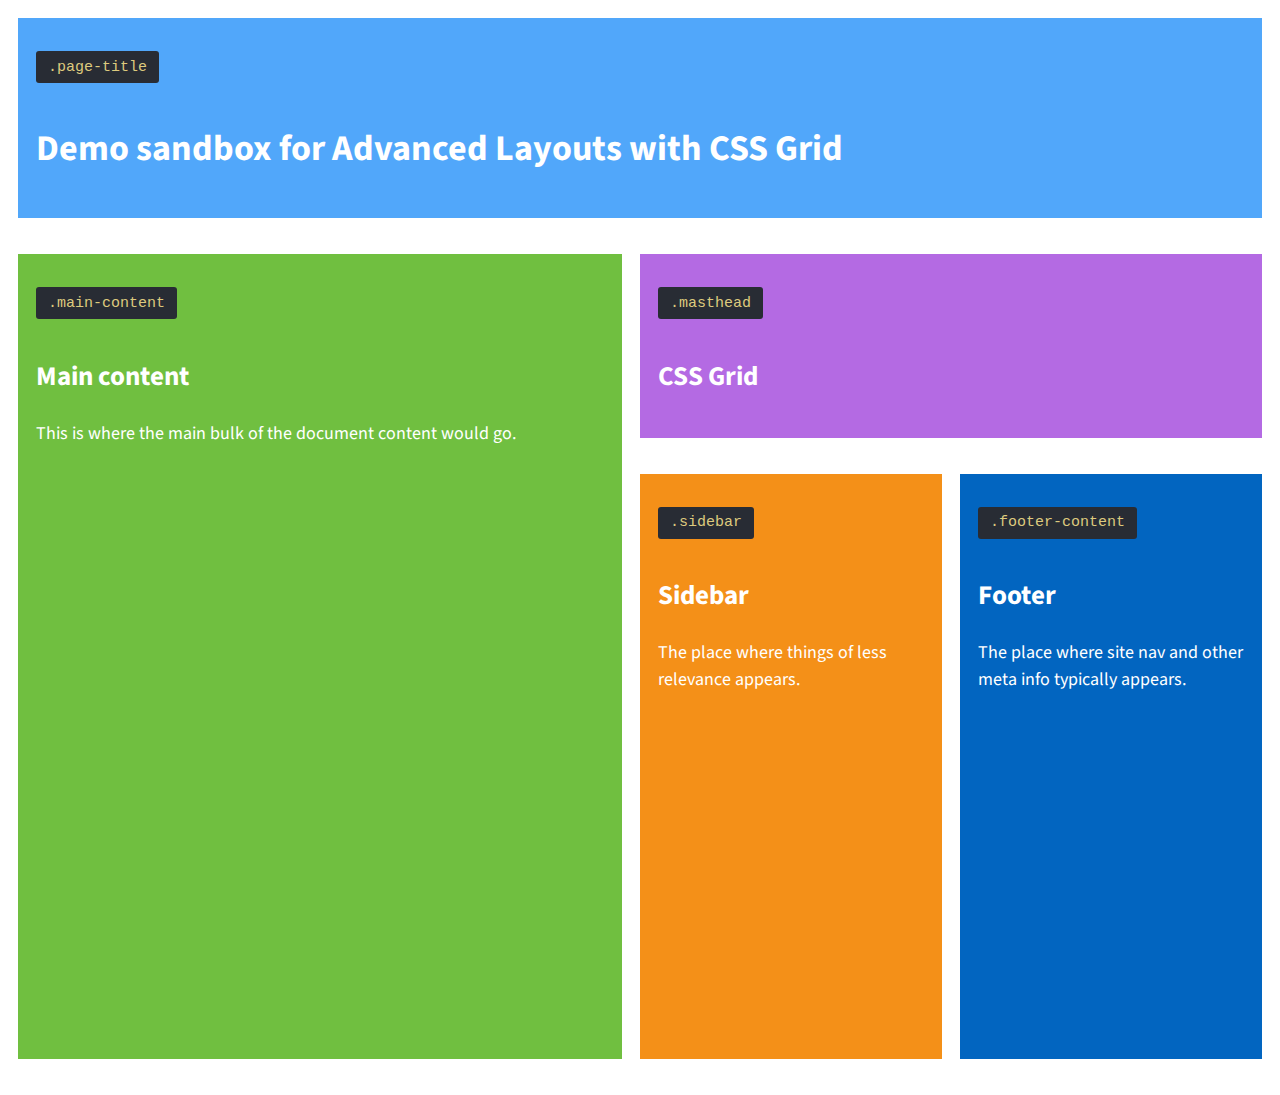
<file: css grids linkedin course/01_02/index.html>
<!DOCTYPE html>
<html lang="en-US">

<head>
    <meta charset="UTF-8">
    <meta name="viewport" content="width=device-width, initial-scale=1">
    <title>Basic Grid Demo</title>
    <link href="https://fonts.googleapis.com/css?family=PT+Serif:400,400i,700,700i|Source+Sans+Pro:400,400i,600,600i" rel="stylesheet">
    <link rel="stylesheet" href="style-main.css" type="text/css" media="all">
    <link rel="stylesheet" href="style-grid.css" type="text/css" media="all">
</head>

<body class="site">
    <a class="skip-link screen-reader-text" href="#content">Skip to content</a>

    <header class="masthead">
        <code class="identifier"><pre>.masthead</pre></code>
        <h2>CSS Grid</h2>
    </header>
    <!-- .masthead -->

    <div class="page-title">
        <code class="identifier"><pre>.page-title</pre></code>
        <h1>Demo sandbox for Advanced Layouts with CSS Grid</h1>
    </div>
    <!-- .page-title -->

    <main id="content" class="main-content">
        <code class="identifier"><pre>.main-content</pre></code>
        <h2>Main content</h2>
        <p>This is where the main bulk of the document content would go.</p>
    </main>
    <!-- #content .main-content -->

    <aside class="sidebar">
        <code class="identifier"><pre>.sidebar</pre></code>
        <h2>Sidebar</h2>
        <p>The place where things of less relevance appears.</p>
    </aside>
    <!-- .sidebar -->

    <footer class="footer-content">
        <code class="identifier"><pre>.footer-content</pre></code>
        <h2>Footer</h2>
        <p><span class="bg">The place where site nav and other meta info typically appears.</span></p>
    </footer>
    <!-- .footer-content -->

</body>

</html>
</file>
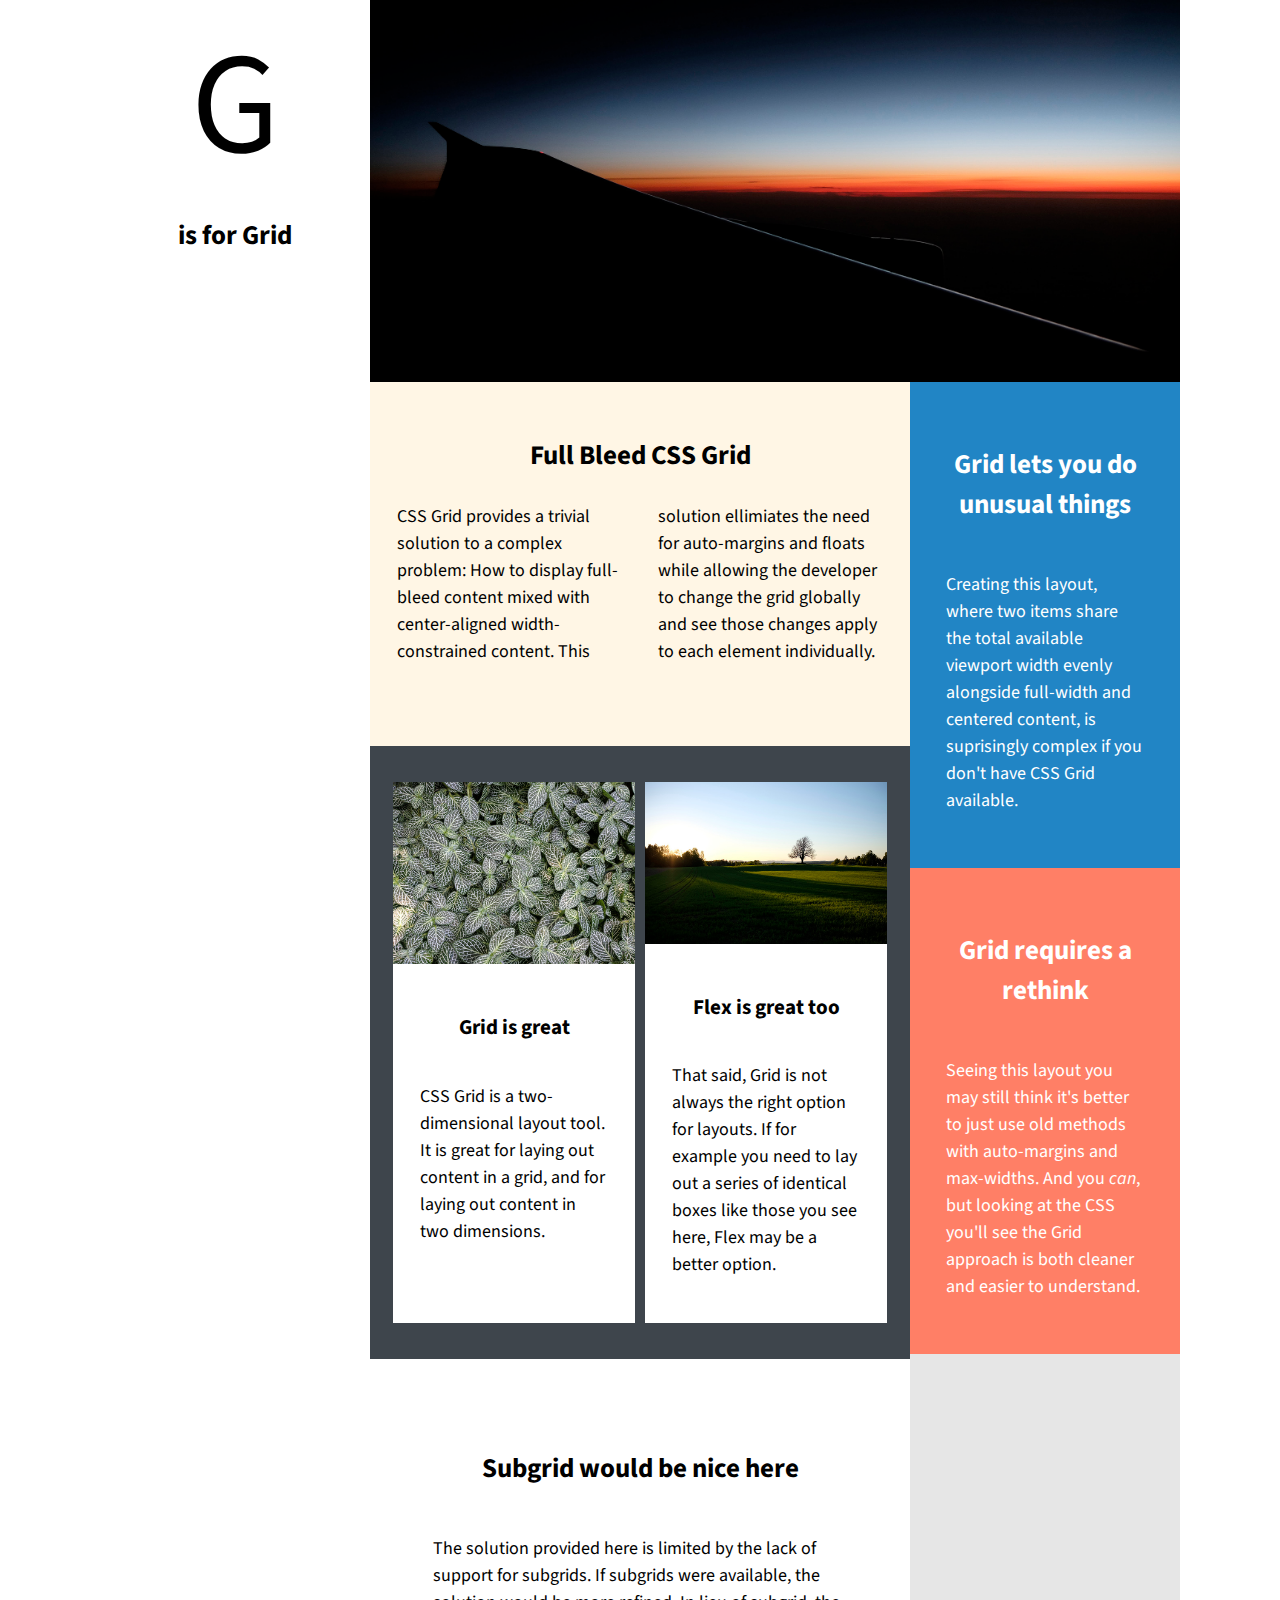
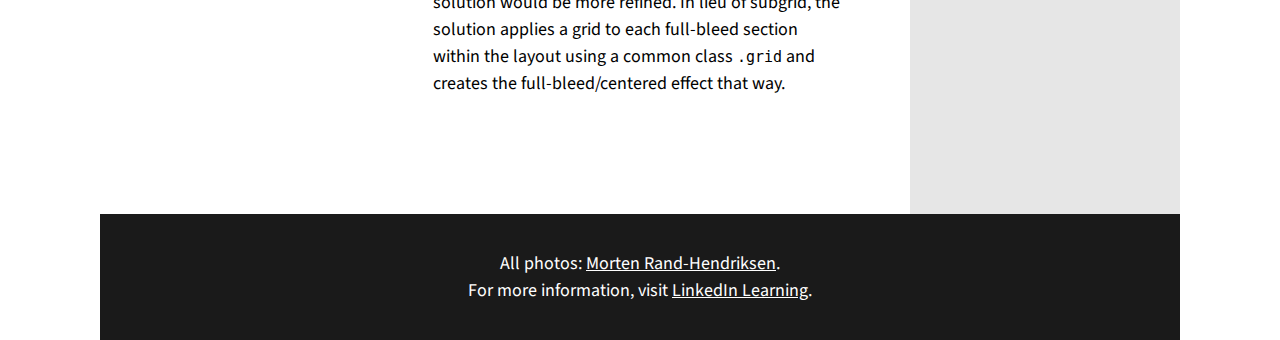
<file: css grids linkedin course/03_02(Working on it for practice)/index.html>
<!DOCTYPE html>
<html lang="en-US">

<head>
    <meta charset="UTF-8">
    <meta name="viewport" content="width=device-width, initial-scale=1">
    <title>Basic Grid Demo</title>
    <link href="https://fonts.googleapis.com/css?family=PT+Serif:400,400i,700,700i|Source+Sans+Pro:400,400i,600,600i" rel="stylesheet">
    <link rel="stylesheet" href="style-main.css" type="text/css" media="all">
</head>

<body class="site">
    <a class="skip-link screen-reader-text" href="#content">Skip to content</a>

    <header class="masthead">
        <div class="logo">G</div>
        <h2 class="site-title">is for Grid</h2>
    </header><!-- .masthead -->

    <figure class="feature">
        <img src="images/wing.jpg" alt="The sun sets behind the wing of an airliner.">
    </figure>

    <main id="content" class="main-area">
        <section class="splash">
            <div class="splash-content">
                <h2 class="content-title">Full Bleed CSS Grid</h2>
                <div class="splash-text">
                    <p>CSS Grid provides a trivial solution to a complex problem: How to display full-bleed content mixed with center-aligned width-constrained content. This solution ellimiates the need for auto-margins and floats while allowing the developer to change the grid globally and see those changes apply to each element individually.</p>
                </div><!-- .splash-text -->
            </div><!-- .splash-content -->
        </section><!-- .splash -->

        <section class="buckets">
            <ul>
                <li>
                    <img src="images/nerve.jpg" alt="The leaves of a Nerve Plant.">
                    <div class="bucket">
                        <h3 class="bucket-title">Grid is great</h3>
                        <p>CSS Grid is a two-dimensional layout tool. It is great for laying out content in a grid, and for laying out content in two dimensions.</p>
                    </div><!-- .bucket -->
                </li>
                <li>
                    <img src="images/tree.jpg" alt="A solitary tree in a field.">
                    <div class="bucket">
                        <h3 class="bucket-title">Flex is great too</h3>
                        <p>That said, Grid is not always the right option for layouts. If for example you need to lay out a series of identical boxes like those you see here, Flex may be a better option.</p>
                    </div><!-- .bucket -->
                </li>
            </ul>
        </section><!-- .buckets -->

        <section class="more">
            <div class="more-content">
                <h2 class="content-title">Subgrid would be nice here</h2>
                <p>The solution provided here is limited by the lack of support for subgrids. If subgrids were available, the solution would be more refined. In lieu of subgrid, the solution applies a grid to each full-bleed section within the layout using a common class <code>.grid</code> and creates the full-bleed/centered effect that way.<p>
            </div><!-- .more-content -->
        </section><!-- .more -->

    </main>

    <aside class="sidebar">
        <div class="twin">
            <h2 class="content-title">Grid lets you do unusual things</h2>
            <p>Creating this layout, where two items share the total available viewport width evenly alongside full-width and centered content, is suprisingly complex if you don't have CSS Grid available.</p>
        </div>
        <div class="twin">
            <h2 class="content-title">Grid requires a rethink</h2>
            <p>Seeing this layout you may still think it's better to just use old methods with auto-margins and max-widths. And you <em>can</em>, but looking at the CSS you'll see the Grid approach is both cleaner and easier to understand.</p>
        </div>
    </aside><!-- .sidebar -->

    <footer class="colophon">
		<aside>All photos: <a href="https://twitter.com/mor10" target="_blank" rel="nofollow">Morten Rand-Hendriksen</a>.</aside>
        <aside>For more information, visit <a href="https://linkedin.com/learning" target="_blank" rel="nofollow">LinkedIn Learning</a>.</aside>
    </footer>

</body>

</html>
</file>
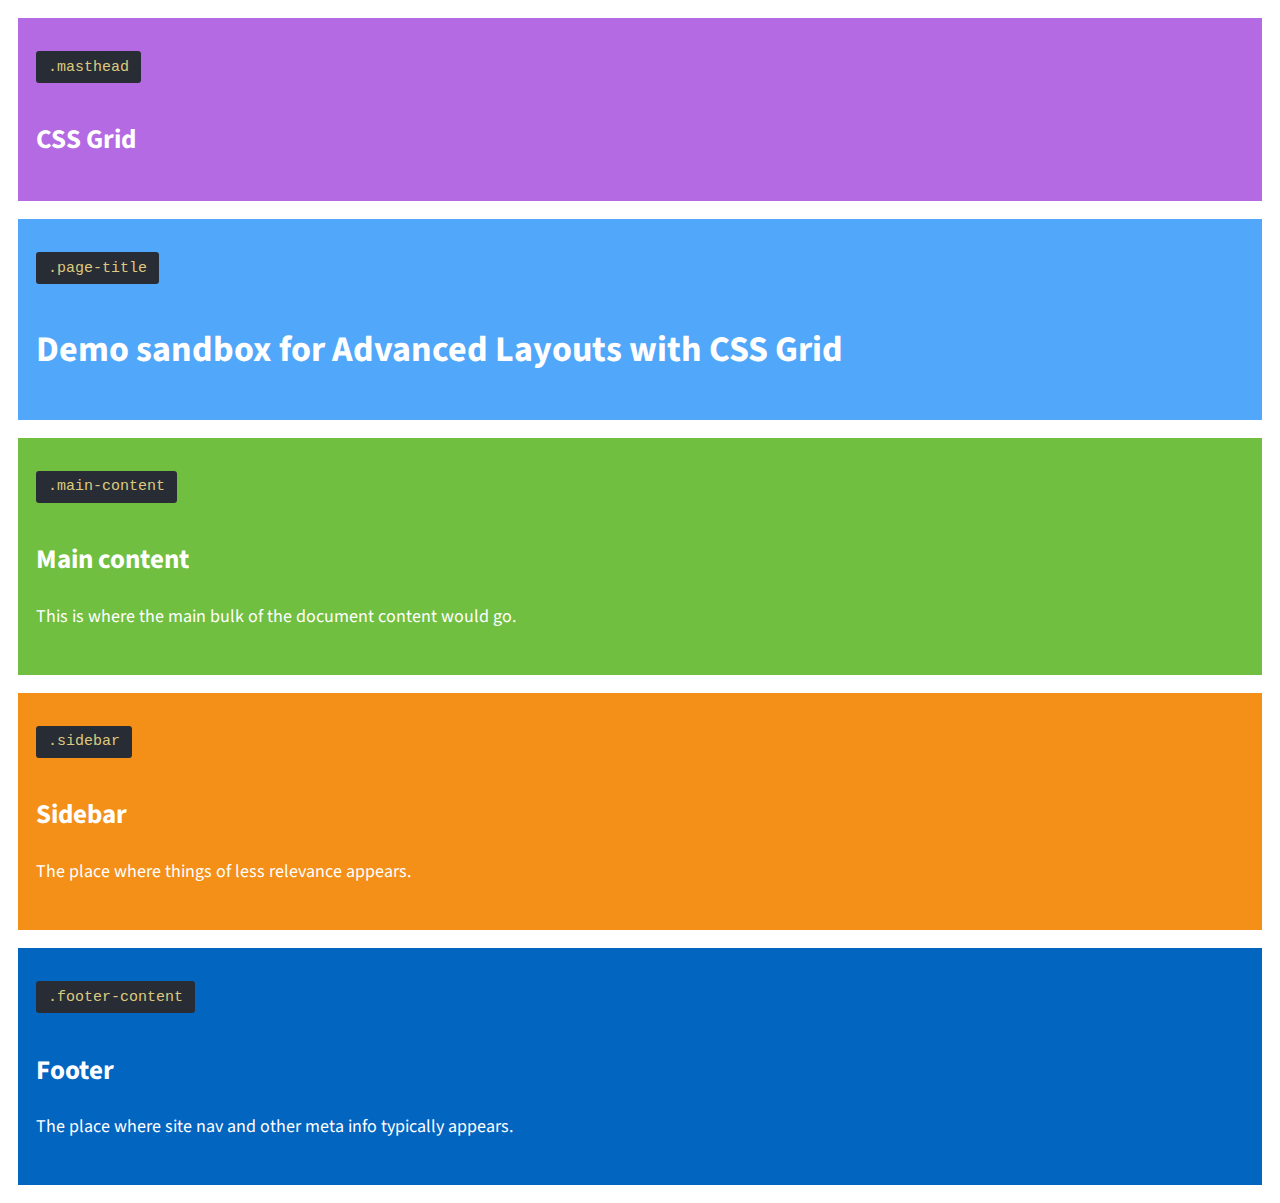
<file: css grids linkedin course/Ex_Files_CSS_Advanced_Layouits_Grid/Exercise Files/01_02/index.html>
<!DOCTYPE html>
<html lang="en-US">

<head>
    <meta charset="UTF-8">
    <meta name="viewport" content="width=device-width, initial-scale=1">
    <title>Basic Grid Demo</title>
    <link href="https://fonts.googleapis.com/css?family=PT+Serif:400,400i,700,700i|Source+Sans+Pro:400,400i,600,600i" rel="stylesheet">
    <link rel="stylesheet" href="style-main.css" type="text/css" media="all">
</head>

<body class="site">
    <a class="skip-link screen-reader-text" href="#content">Skip to content</a>

    <header class="masthead">
        <code class="identifier"><pre>.masthead</pre></code>
        <h2>CSS Grid</h2>
    </header><!-- .masthead -->

    <div class="page-title">
        <code class="identifier"><pre>.page-title</pre></code>
        <h1>Demo sandbox for Advanced Layouts with CSS Grid</h1>
    </div><!-- .page-title -->

    <main id="content" class="main-content">
        <code class="identifier"><pre>.main-content</pre></code>
        <h2>Main content</h2>
        <p>This is where the main bulk of the document content would go.</p>
    </main><!-- #content .main-content -->

    <aside class="sidebar">
        <code class="identifier"><pre>.sidebar</pre></code>
        <h2>Sidebar</h2>
        <p>The place where things of less relevance appears.</p>
    </aside><!-- .sidebar -->

    <footer class="footer-content">
        <code class="identifier"><pre>.footer-content</pre></code>
        <h2>Footer</h2>
        <p><span class="bg">The place where site nav and other meta info typically appears.</span></p>
    </footer><!-- .footer-content -->

</body>

</html>
</file>
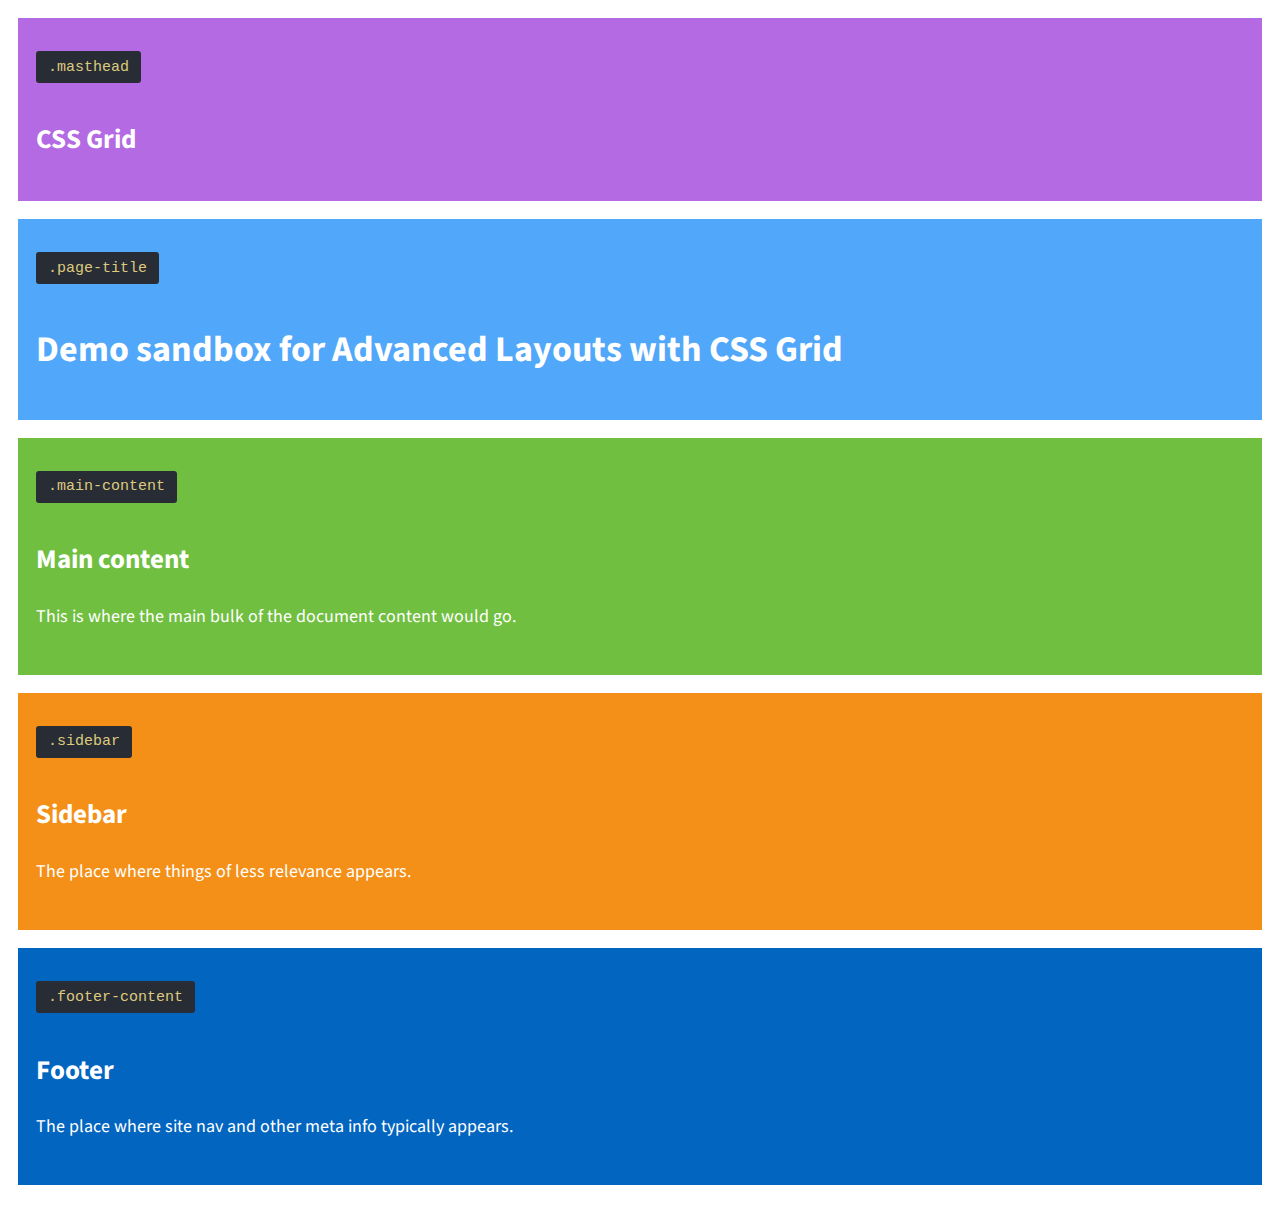
<file: css grids linkedin course/Ex_Files_CSS_Advanced_Layouits_Grid/Exercise Files/01_03/index.html>
<!DOCTYPE html>
<html lang="en-US">

<head>
    <meta charset="UTF-8">
    <meta name="viewport" content="width=device-width, initial-scale=1">
    <title>Basic Grid Demo</title>
    <link href="https://fonts.googleapis.com/css?family=PT+Serif:400,400i,700,700i|Source+Sans+Pro:400,400i,600,600i" rel="stylesheet">
    <link rel="stylesheet" href="style-main.css" type="text/css" media="all">
	<link rel="stylesheet" href="style-grid.css" type="text/css" media="all">
</head>

<body class="site">
    <a class="skip-link screen-reader-text" href="#content">Skip to content</a>

    <header class="masthead">
        <code class="identifier"><pre>.masthead</pre></code>
        <h2>CSS Grid</h2>
    </header><!-- .masthead -->

    <div class="page-title">
        <code class="identifier"><pre>.page-title</pre></code>
        <h1>Demo sandbox for Advanced Layouts with CSS Grid</h1>
    </div><!-- .page-title -->

    <main id="content" class="main-content">
        <code class="identifier"><pre>.main-content</pre></code>
        <h2>Main content</h2>
        <p>This is where the main bulk of the document content would go.</p>
    </main><!-- #content .main-content -->

    <aside class="sidebar">
        <code class="identifier"><pre>.sidebar</pre></code>
        <h2>Sidebar</h2>
        <p>The place where things of less relevance appears.</p>
    </aside><!-- .sidebar -->

    <footer class="footer-content">
        <code class="identifier"><pre>.footer-content</pre></code>
        <h2>Footer</h2>
        <p><span class="bg">The place where site nav and other meta info typically appears.</span></p>
    </footer><!-- .footer-content -->

</body>

</html>
</file>
<file: css grids linkedin course/01_02/style-main.css>
/*--------------------------------------------------------------
Accessibility
--------------------------------------------------------------*/
/* Text meant only for screen readers */
.screen-reader-text {
	clip: rect(1px, 1px, 1px, 1px);
	position: absolute !important;
	height: 1px;
	width: 1px;
	overflow: hidden;
}

.screen-reader-text:hover,
.screen-reader-text:active,
.screen-reader-text:focus {
	background-color: #f1f1f1;
	border-radius: 3px;
	box-shadow: 0 0 2px 2px rgba(0, 0, 0, 0.6);
	clip: auto !important;
	color: #21759b;
	display: block;
	font-size: 14px;
	font-weight: bold;
	height: auto;
	left: 5px;
	line-height: normal;
	padding: 15px 23px 14px;
	text-decoration: none;
	top: 5px;
	width: auto;
	z-index: 100000; /* Above WP toolbar */
}

/*--------------------------------------------------------------
Typography
--------------------------------------------------------------*/

body {
	margin: 0;
}

body,
button,
input,
select,
textarea {
	font-family: 'Source Sans Pro', 'Helvetica', 'Arial', sans-serif;
	font-size: 18px;
	line-height: 1.5;
}

h1,
h2,
h3,
h4,
h5,
h6 {
	clear: both;
}

p {
	margin-bottom: 1.5em;
}

b,
strong {
	font-weight: bold;
}

dfn,
cite,
em,
i {
	font-style: italic;
}

blockquote {
	margin: 0 1.5em;
}

address {
	margin: 0 0 1.5em;
}

pre {
    display: inline-block;
    font-family: "Courier 10 Pitch", Courier, monospace;
    color: #ddca7e;
    background: #282c34;
	padding: .5em .8em;
    border-radius: .2em;
}

code,
kbd,
tt,
var {
	font: 15px Monaco, Consolas, "Andale Mono", "DejaVu Sans Mono", monospace;
}

abbr,
acronym {
	border-bottom: 1px dotted #666;
	cursor: help;
}

mark,
ins {
	background: #fff9c0;
	text-decoration: none;
}

sup,
sub {
	font-size: 75%;
	height: 0;
	line-height: 0;
	position: relative;
	vertical-align: baseline;
}

sup {
	bottom: 1ex;
}

sub {
	top: .5ex;
}

small {
	font-size: 75%;
}

big {
	font-size: 125%;
}

/* Global layouts */
@media screen and (min-width: 700px) {
    .two-column {
        column-count: 2;
        column-gap: 2.4em;
    }
}

/* Global buttons */
.content-button {
	padding: .5em 1em;
	border: 3px solid #B51C35;
	/*border-radius: 10px;*/
	font-weight: 600;
}

a.content-button {
	color: black;
	text-decoration: none;
}

a.content-button:focus,
a.content-button:hover {
	background: #B51C35;
	color: #FFFCED;
}


/*--------------------------------------------------------------
General styling
--------------------------------------------------------------*/

.site {
	margin: 1em;
}

.masthead,
.page-title,
.main-content,
.sidebar,
.footer-content {
	margin-bottom: 1em;
    padding: 1em;
    color: white;

}

.masthead {
    background-color: #b46ae3;
}

.page-title {
    background-color: #51a7fa;
}

.main-content {
    background-color: #70bf40;
}

.sidebar {
    background-color: #f49018;
}

.footer-content {
    background-color: #0265c0;
}
</file>
<file: css grids linkedin course/01_02/style-grid.css>
.site {
    display: grid;
    /* Naming  lines */
    grid-template-columns: [begin-edge] 2fr [half-way] 1fr [quarter] 1fr [end-edge];
    grid-template-rows: auto 1fr 3fr;
    grid-template-areas: "title title title" "main masthead masthead" "main sidebar footer";
    grid-gap: 1em;
}


/* You can use theese line names in place of number */

.masthead {
    grid-area: masthead;
}

.page-title {
    grid-area: title;
}

.main-content {
    grid-area: main;
}

.footer-content {
    grid-area: footer;
}

.sidebar {
    grid-area: sidebar;
}
</file>
<file: css grids linkedin course/03_02(Working on it for practice)/style-main.css>
/*--------------------------------------------------------------
Accessibility
--------------------------------------------------------------*/


/* Text meant only for screen readers */

.screen-reader-text {
    clip: rect(1px, 1px, 1px, 1px);
    position: absolute !important;
    height: 1px;
    width: 1px;
    overflow: hidden;
}

.screen-reader-text:hover,
.screen-reader-text:active,
.screen-reader-text:focus {
    background-color: #f1f1f1;
    border-radius: 3px;
    box-shadow: 0 0 2px 2px rgba(0, 0, 0, 0.6);
    clip: auto !important;
    color: #21759b;
    display: block;
    font-size: 14px;
    font-weight: bold;
    height: auto;
    left: 5px;
    line-height: normal;
    padding: 15px 23px 14px;
    text-decoration: none;
    top: 5px;
    width: auto;
    z-index: 100000;
    /* Above WP toolbar */
}


/*--------------------------------------------------------------
Typography
--------------------------------------------------------------*/

body {
    margin: 0;
}

body,
button,
input,
select,
textarea {
    font-family: 'Source Sans Pro', 'Helvetica', 'Arial', sans-serif;
    font-size: 18px;
    line-height: 1.5;
}

h1,
h2,
h3,
h4,
h5,
h6 {
    clear: both;
}

p {
    margin-bottom: 1.5em;
}

b,
strong {
    font-weight: bold;
}

dfn,
cite,
em,
i {
    font-style: italic;
}

blockquote {
    margin: 0 1.5em;
}

address {
    margin: 0 0 1.5em;
}

pre {
    display: inline-block;
    font-family: "Courier 10 Pitch", Courier, monospace;
    color: #ddca7e;
    background: #282c34;
    padding: .5em .8em;
    border-radius: .2em;
}

code,
kbd,
tt,
var {
    font: 15px Monaco, Consolas, "Andale Mono", "DejaVu Sans Mono", monospace;
}

abbr,
acronym {
    border-bottom: 1px dotted #666;
    cursor: help;
}

mark,
ins {
    background: #fff9c0;
    text-decoration: none;
}

sup,
sub {
    font-size: 75%;
    height: 0;
    line-height: 0;
    position: relative;
    vertical-align: baseline;
}

sup {
    bottom: 1ex;
}

sub {
    top: .5ex;
}

small {
    font-size: 75%;
}

big {
    font-size: 125%;
}

figure {
    margin: 0;
    padding: 0;
}


/*--------------------------------------------------------------
General styling
--------------------------------------------------------------*/

h1,
h2,
h3 {
    text-align: center;
    margin: 0;
    padding: 1em 0;
}

p {
    margin: 0;
    padding: 1em 0;
}

img {
    display: block;
    border: 0;
    width: 100%;
    height: auto;
}


/* Promo section */

.logo,
.site-title {
    text-align: center;
}

.logo {
    font-size: 8em;
}

.site-title {
    margin-top: -1em;
    margin-bottom: 3em;
}


/* Splash section */

.splash {
    background: #FFF6E5;
    padding-bottom: 2em;
}

.splash-content {
    padding: 1.5em;
}

@media screen and (min-width: 600px) {
    .splash-text {
        columns: 2;
        column-gap: 2em;
    }
    .splash-text p {
        padding-top: 0;
    }
}


/* Buckets section */

.buckets {
    padding: 2em 1em 1em;
    background: #3E454C;
}

.buckets ul {
    margin: 0;
    padding: 0;
}

.buckets li {
    margin-bottom: 1em;
    background: white;
    list-style-type: none;
}

.bucket {
    padding: 1.5em;
}


/* More section */

.more {
    padding: 2em;
}

.more-content {
    padding: 1.5em;
}


/* Twins section */

.sidebar {
    background: hsl(0, 0%, 90%);
}

.twin {
    padding: 2em;
    background: #2185C5;
    color: white;
}

.twin:last-of-type {
    background: #FF7F66;
}


/* Colophon section */

.colophon {
    padding: 2em;
    background: hsl(0, 0%, 10%);
    color: white;
    text-align: center;
}

.colophon a {
    color: white;
}

.colophon a:hover,
.colophon a:focus {
    border-bottom: 1px solid white;
}


/*--------------------------------------------------------------
Use flex to create a three-bucket layout
--------------------------------------------------------------*/

@media screen and (min-width: 700px) {
    @supports (display: flex) {
        .buckets ul {
            display: flex;
            justify-content: space-around;
        }
        .buckets li {
            width: 48%;
        }
    }
}


/*--------------------------------------------------------------
Basic responsive layout for all browsers:
--------------------------------------------------------------*/

.site {
    max-width: 50em;
    margin: 0 auto;
}


/*--------------------------------------------------------------
CSS Grid layout for modern browsers:
--------------------------------------------------------------*/

@supports (grid-area: auto) {
    @media screen and (min-width: 50em) {
        .site {
            max-width: none;
            display: grid;
            grid-template-columns: 15em auto;
        }
        .masthead {
            grid-column: 1/2;
            grid-row: 1/3;
        }
        .feathure {
            grid-column: 2/3;
        }
        .main-area {
            grid-column: 2/3;
        }
        .sidebar {
            grid-column: 2/3;
        }
        .colophon {
            grid-column: 2/3;
        }
    }
    @media screen and (min-width:65em) {
        .site {
            grid-template-columns: 15em minmax(auto, 30em) 15em;
            justify-content: center;
        }
        .feature {
            grid-column: 2/4;
        }
        .sidebar {
            grid-column: 3/4;
            grid-row: 2;
        }
        .colophon {
            grid-column: 1/4;
        }
    }
}
</file>
<file: css grids linkedin course/Ex_Files_CSS_Advanced_Layouits_Grid/Exercise Files/01_02/style-main.css>
/*--------------------------------------------------------------
Accessibility
--------------------------------------------------------------*/


/* Text meant only for screen readers */

.screen-reader-text {
    clip: rect(1px, 1px, 1px, 1px);
    position: absolute !important;
    height: 1px;
    width: 1px;
    overflow: hidden;
}

.screen-reader-text:hover,
.screen-reader-text:active,
.screen-reader-text:focus {
    background-color: #f1f1f1;
    border-radius: 3px;
    box-shadow: 0 0 2px 2px rgba(0, 0, 0, 0.6);
    clip: auto !important;
    color: #21759b;
    display: block;
    font-size: 14px;
    font-weight: bold;
    height: auto;
    left: 5px;
    line-height: normal;
    padding: 15px 23px 14px;
    text-decoration: none;
    top: 5px;
    width: auto;
    z-index: 100000;
    /* Above WP toolbar */
}


/*--------------------------------------------------------------
Typography
--------------------------------------------------------------*/

body {
    margin: 0;
}

body,
button,
input,
select,
textarea {
    font-family: 'Source Sans Pro', 'Helvetica', 'Arial', sans-serif;
    font-size: 18px;
    line-height: 1.5;
}

h1,
h2,
h3,
h4,
h5,
h6 {
    clear: both;
}

p {
    margin-bottom: 1.5em;
}

b,
strong {
    font-weight: bold;
}

dfn,
cite,
em,
i {
    font-style: italic;
}

blockquote {
    margin: 0 1.5em;
}

address {
    margin: 0 0 1.5em;
}

pre {
    display: inline-block;
    font-family: "Courier 10 Pitch", Courier, monospace;
    color: #ddca7e;
    background: #282c34;
    padding: .5em .8em;
    border-radius: .2em;
}

code,
kbd,
tt,
var {
    font: 15px Monaco, Consolas, "Andale Mono", "DejaVu Sans Mono", monospace;
}

abbr,
acronym {
    border-bottom: 1px dotted #666;
    cursor: help;
}

mark,
ins {
    background: #fff9c0;
    text-decoration: none;
}

sup,
sub {
    font-size: 75%;
    height: 0;
    line-height: 0;
    position: relative;
    vertical-align: baseline;
}

sup {
    bottom: 1ex;
}

sub {
    top: .5ex;
}

small {
    font-size: 75%;
}

big {
    font-size: 125%;
}


/* Global layouts */

@media screen and (min-width: 700px) {
    .two-column {
        column-count: 2;
        column-gap: 2.4em;
    }
}


/* Global buttons */

.content-button {
    padding: .5em 1em;
    border: 3px solid #B51C35;
    /*border-radius: 10px;*/
    font-weight: 600;
}

a.content-button {
    color: black;
    text-decoration: none;
}

a.content-button:focus,
a.content-button:hover {
    background: #B51C35;
    color: #FFFCED;
}


/*--------------------------------------------------------------
General styling
--------------------------------------------------------------*/

.site {
    margin: 1em;
}

.masthead,
.page-title,
.main-content,
.sidebar,
.footer-content {
    margin-bottom: 1em;
    padding: 1em;
    color: white;
}

.masthead {
    background-color: #b46ae3;
}

.page-title {
    background-color: #51a7fa;
}

.main-content {
    background-color: #70bf40;
}

.sidebar {
    background-color: #f49018;
}

.footer-content {
    background-color: #0265c0;
}
</file>
<file: css grids linkedin course/Ex_Files_CSS_Advanced_Layouits_Grid/Exercise Files/01_03/style-main.css>
/*--------------------------------------------------------------
Accessibility
--------------------------------------------------------------*/
/* Text meant only for screen readers */
.screen-reader-text {
	clip: rect(1px, 1px, 1px, 1px);
	position: absolute !important;
	height: 1px;
	width: 1px;
	overflow: hidden;
}

.screen-reader-text:hover,
.screen-reader-text:active,
.screen-reader-text:focus {
	background-color: #f1f1f1;
	border-radius: 3px;
	box-shadow: 0 0 2px 2px rgba(0, 0, 0, 0.6);
	clip: auto !important;
	color: #21759b;
	display: block;
	font-size: 14px;
	font-weight: bold;
	height: auto;
	left: 5px;
	line-height: normal;
	padding: 15px 23px 14px;
	text-decoration: none;
	top: 5px;
	width: auto;
	z-index: 100000; /* Above WP toolbar */
}

/*--------------------------------------------------------------
Typography
--------------------------------------------------------------*/

body {
	margin: 0;
}

body,
button,
input,
select,
textarea {
	font-family: 'Source Sans Pro', 'Helvetica', 'Arial', sans-serif;
	font-size: 18px;
	line-height: 1.5;
}

h1,
h2,
h3,
h4,
h5,
h6 {
	clear: both;
}

p {
	margin-bottom: 1.5em;
}

b,
strong {
	font-weight: bold;
}

dfn,
cite,
em,
i {
	font-style: italic;
}

blockquote {
	margin: 0 1.5em;
}

address {
	margin: 0 0 1.5em;
}

pre {
    display: inline-block;
    font-family: "Courier 10 Pitch", Courier, monospace;
    color: #ddca7e;
    background: #282c34;
	padding: .5em .8em;
    border-radius: .2em;
}

code,
kbd,
tt,
var {
	font: 15px Monaco, Consolas, "Andale Mono", "DejaVu Sans Mono", monospace;
}

abbr,
acronym {
	border-bottom: 1px dotted #666;
	cursor: help;
}

mark,
ins {
	background: #fff9c0;
	text-decoration: none;
}

sup,
sub {
	font-size: 75%;
	height: 0;
	line-height: 0;
	position: relative;
	vertical-align: baseline;
}

sup {
	bottom: 1ex;
}

sub {
	top: .5ex;
}

small {
	font-size: 75%;
}

big {
	font-size: 125%;
}

/* Global layouts */
@media screen and (min-width: 700px) {
    .two-column {
        column-count: 2;
        column-gap: 2.4em;
    }
}

/* Global buttons */
.content-button {
	padding: .5em 1em;
	border: 3px solid #B51C35;
	/*border-radius: 10px;*/
	font-weight: 600;
}

a.content-button {
	color: black;
	text-decoration: none;
}

a.content-button:focus,
a.content-button:hover {
	background: #B51C35;
	color: #FFFCED;
}


/*--------------------------------------------------------------
General styling
--------------------------------------------------------------*/

.site {
	margin: 1em;
}

.masthead,
.page-title,
.main-content,
.sidebar,
.footer-content {
	margin-bottom: 1em;
    padding: 1em;
    color: white;

}

.masthead {
    background-color: #b46ae3;
}

.page-title {
    background-color: #51a7fa;
}

.main-content {
    background-color: #70bf40;
}

.sidebar {
    background-color: #f49018;
}

.footer-content {
    background-color: #0265c0;
}
</file>
<file: css grids linkedin course/Ex_Files_CSS_Advanced_Layouits_Grid/Exercise Files/01_03/style-grid.css>
.site {
	display: grid;
}
</file>
